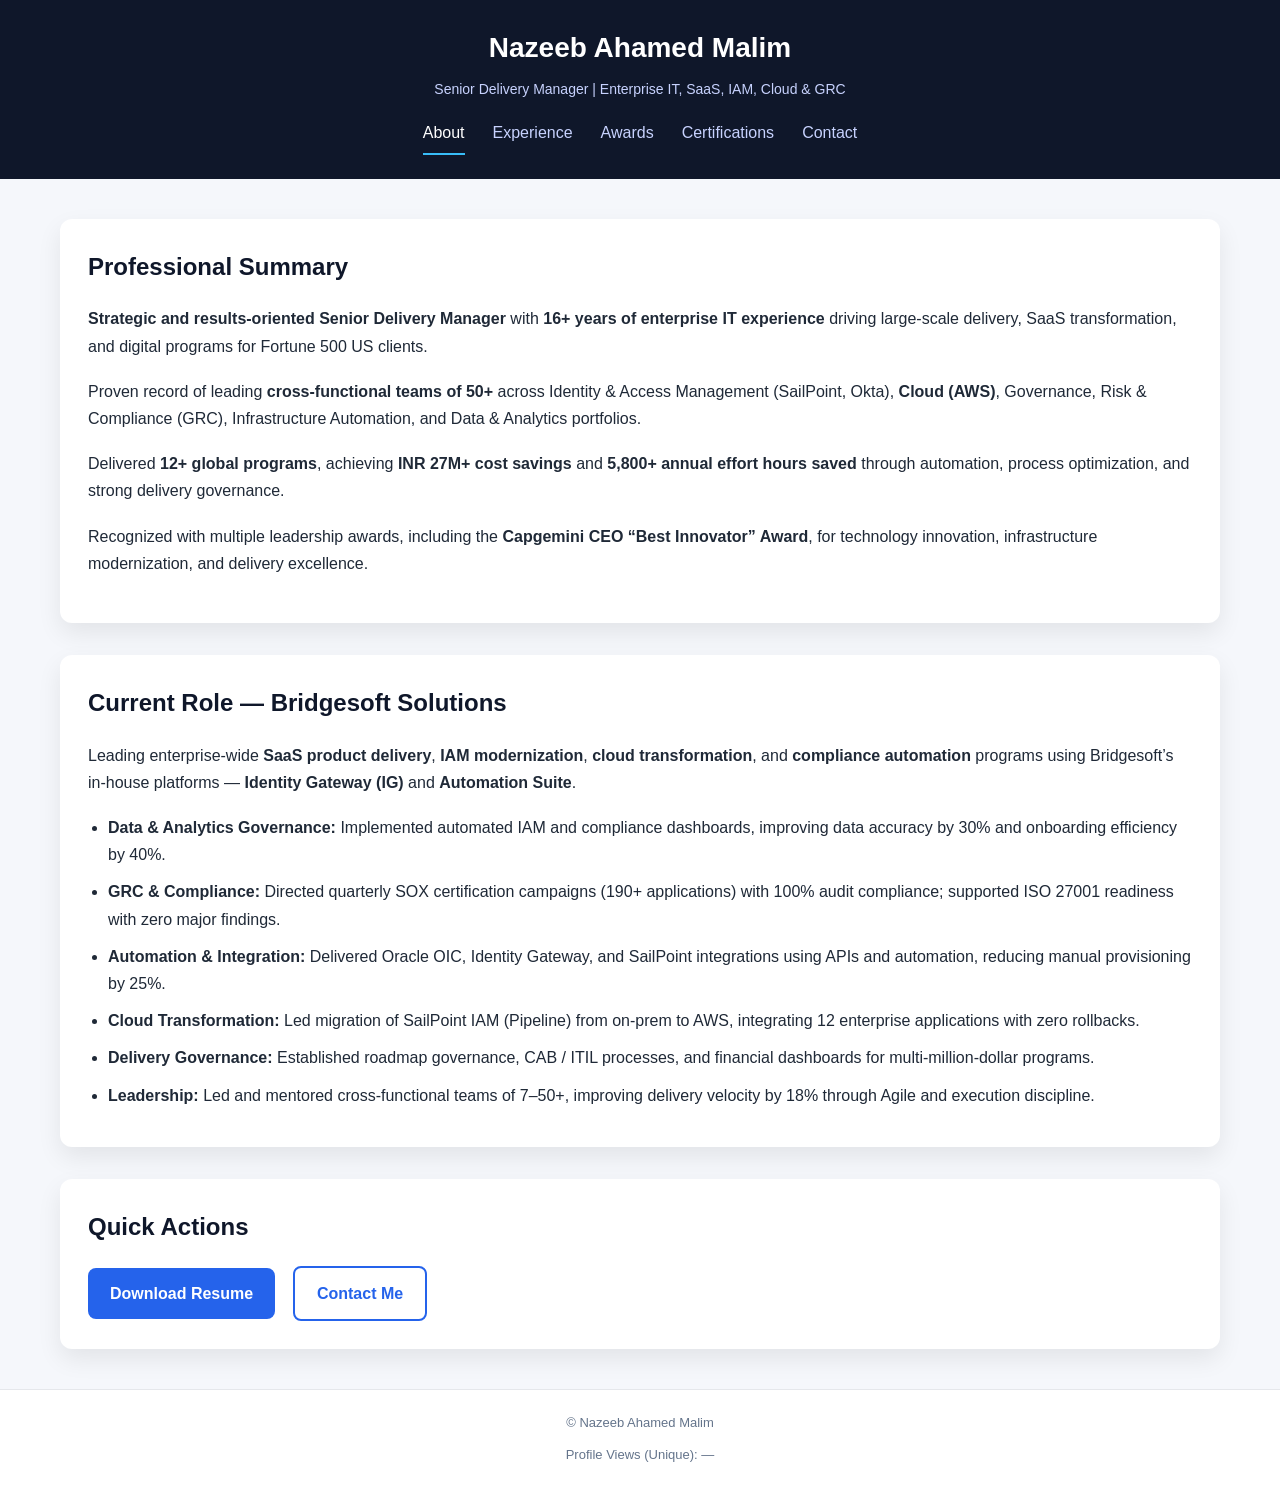
<file: index.html>
<!DOCTYPE html>
<html lang="en">
<head>
  <meta charset="UTF-8">
  <meta http-equiv="refresh" content="0; url=about.html">
  <title>Nazeeb Ahamed Malim</title>
</head>
<body>
  <noscript>
    <p>Please open <a href="about.html">About Page</a></p>
  </noscript>
<script data-goatcounter="https://nazeebahamedmalim.goatcounter.com/count"
        async src="//gc.zgo.at/count.js"></script>
</body>
</html>
</file>
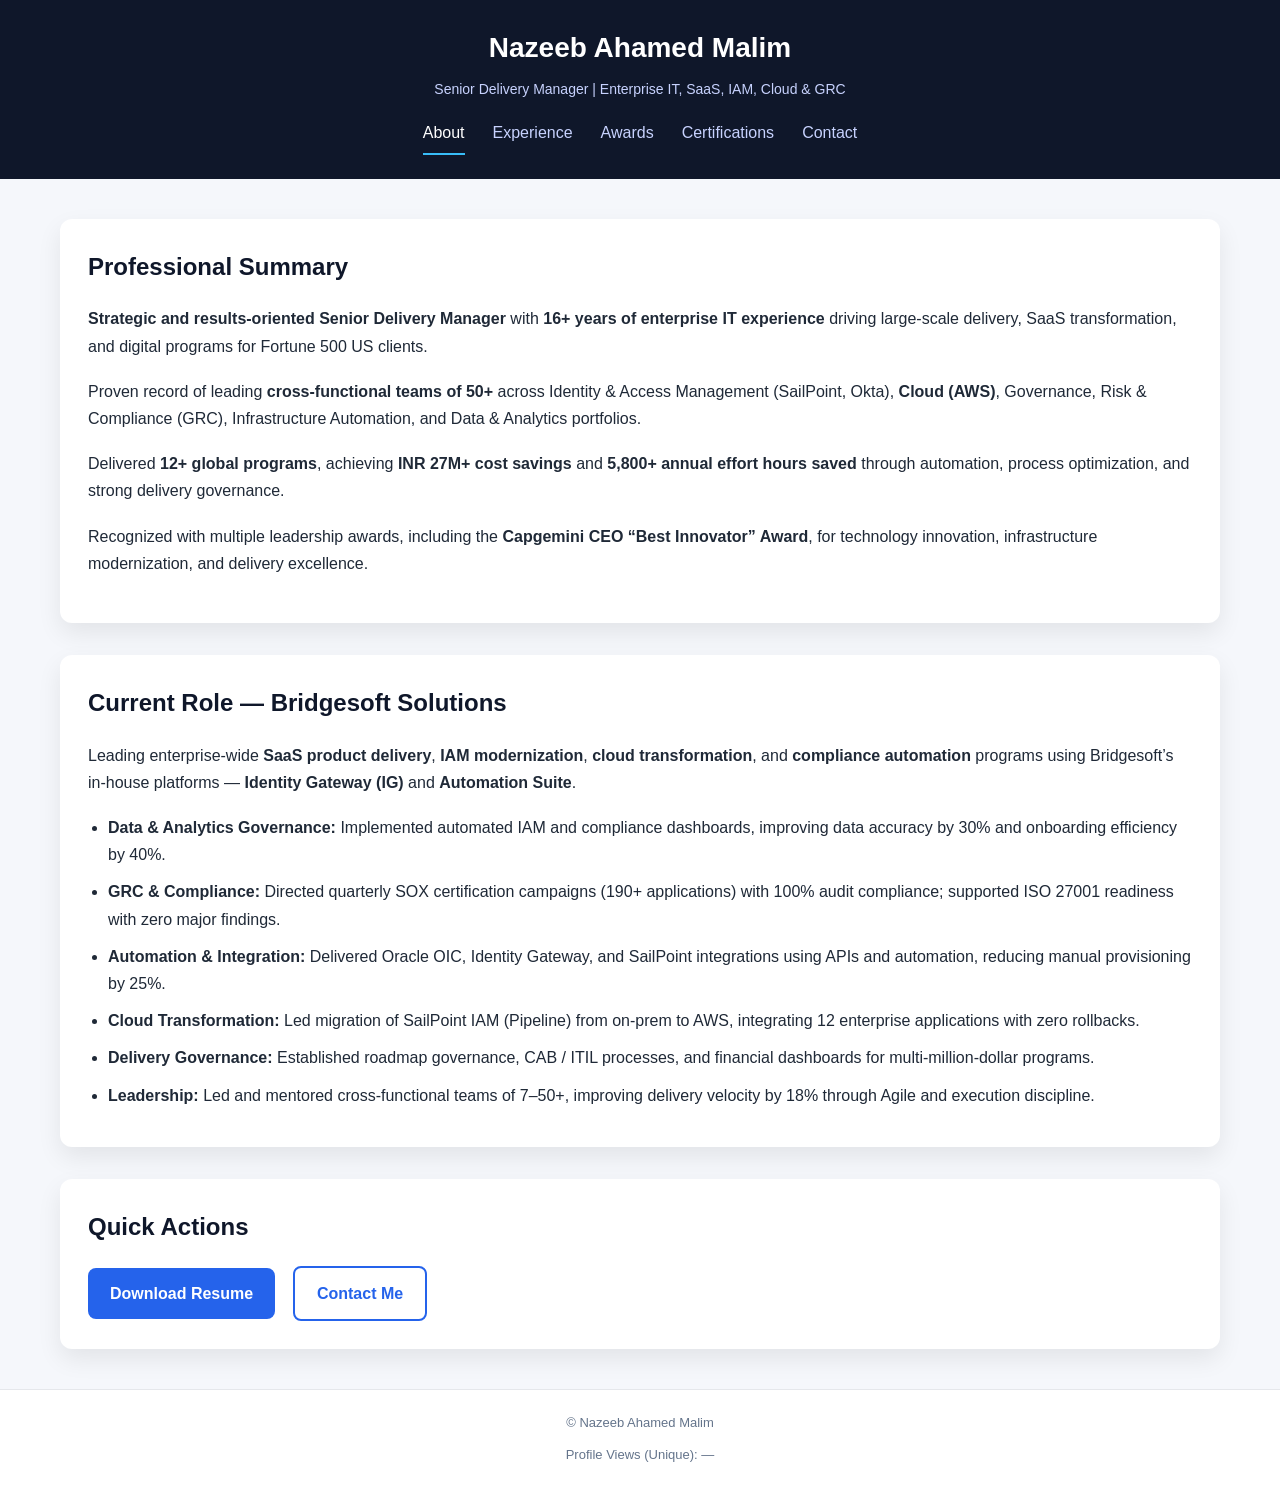
<file: about.html>
<!DOCTYPE html>
<html lang="en">
<head>
  <meta charset="UTF-8">
  <title>Nazeeb Ahamed Malim | Senior Delivery Manager</title>
  <meta name="viewport" content="width=device-width, initial-scale=1.0">
  <meta name="description"
        content="Senior Delivery Manager with 16+ years of experience across IAM, SaaS, Cloud (AWS), GRC, Security, and Enterprise Program Delivery.">

  <!-- Main CSS -->
  <link rel="stylesheet" href="css/style.css">
</head>

<body>

  <!-- ================= HEADER ================= -->
  <header class="site-header">
    <div class="header-inner">
      <h1>Nazeeb Ahamed Malim</h1>
      <p class="tagline">
        Senior Delivery Manager | Enterprise IT, SaaS, IAM, Cloud & GRC
      </p>

      <nav class="nav-bar">
        <a href="about.html" class="active">About</a>
        <a href="experience.html">Experience</a>
        <a href="awards.html">Awards</a>
        <a href="certifications.html">Certifications</a>
        <a href="contact.html">Contact</a>
      </nav>
    </div>
  </header>

  <!-- ================= MAIN CONTENT ================= -->
  <main class="container">

    <section class="card">
      <h2 class="section-title">Professional Summary</h2>

      <p>
        <strong>Strategic and results-oriented Senior Delivery Manager</strong>
        with <strong>16+ years of enterprise IT experience</strong> driving
        large-scale delivery, SaaS transformation, and digital programs for
        Fortune 500 US clients.
      </p>

      <p>
        Proven record of leading <strong>cross-functional teams of 50+</strong>
        across Identity & Access Management (SailPoint, Okta),
        <strong>Cloud (AWS)</strong>, Governance, Risk & Compliance (GRC),
        Infrastructure Automation, and Data & Analytics portfolios.
      </p>

      <p>
        Delivered <strong>12+ global programs</strong>, achieving
        <strong>INR 27M+ cost savings</strong> and
        <strong>5,800+ annual effort hours saved</strong> through automation,
        process optimization, and strong delivery governance.
      </p>

      <p>
        Recognized with multiple leadership awards, including the
        <strong>Capgemini CEO “Best Innovator” Award</strong>, for technology
        innovation, infrastructure modernization, and delivery excellence.
      </p>
    </section>

    <section class="card">
      <h2 class="section-title">Current Role — Bridgesoft Solutions</h2>

      <p>
        Leading enterprise-wide <strong>SaaS product delivery</strong>,
        <strong>IAM modernization</strong>, <strong>cloud transformation</strong>,
        and <strong>compliance automation</strong> programs using Bridgesoft’s
        in-house platforms — <strong>Identity Gateway (IG)</strong> and
        <strong>Automation Suite</strong>.
      </p>

      <ul>
        <li>
          <strong>Data & Analytics Governance:</strong>
          Implemented automated IAM and compliance dashboards, improving data
          accuracy by 30% and onboarding efficiency by 40%.
        </li>

        <li>
          <strong>GRC & Compliance:</strong>
          Directed quarterly SOX certification campaigns (190+ applications)
          with 100% audit compliance; supported ISO 27001 readiness with zero
          major findings.
        </li>

        <li>
          <strong>Automation & Integration:</strong>
          Delivered Oracle OIC, Identity Gateway, and SailPoint integrations
          using APIs and automation, reducing manual provisioning by 25%.
        </li>

        <li>
          <strong>Cloud Transformation:</strong>
          Led migration of SailPoint IAM (Pipeline) from on-prem to AWS,
          integrating 12 enterprise applications with zero rollbacks.
        </li>

        <li>
          <strong>Delivery Governance:</strong>
          Established roadmap governance, CAB / ITIL processes, and financial
          dashboards for multi-million-dollar programs.
        </li>

        <li>
          <strong>Leadership:</strong>
          Led and mentored cross-functional teams of 7–50+, improving delivery
          velocity by 18% through Agile and execution discipline.
        </li>
      </ul>
    </section>

    <section class="card">
      <h2 class="section-title">Quick Actions</h2>

      <a href="assets/NazeebMalim_Resume.pdf" class="btn" target="_blank">
        Download Resume
      </a>
      &nbsp;&nbsp;
      <a href="contact.html" class="btn-outline">
        Contact Me
      </a>
    </section>

  </main>

  <!-- ================= FOOTER ================= -->
  <footer class="site-footer">
    © Nazeeb Ahamed Malim

    <div class="profile-views">
      Profile Views (Unique): <span id="siteViews">0</span>
    </div>
  </footer>

  <!-- ================= SITE-WIDE UNIQUE COUNTER ================= -->
  <script>
    (function () {
      const namespace = "nazeebahamedmalim-github-site";
      const key = "unique-visitors";

      const hasVisited = localStorage.getItem("nm_site_visited");

      if (!hasVisited) {
        fetch(`https://api.countapi.xyz/hit/${namespace}/${key}`)
          .then(res => res.json())
          .then(data => {
            document.getElementById("siteViews").innerText = data.value;
            localStorage.setItem("nm_site_visited", "true");
          })
          .catch(() => {
            document.getElementById("siteViews").innerText = "—";
          });
      } else {
        fetch(`https://api.countapi.xyz/get/${namespace}/${key}`)
          .then(res => res.json())
          .then(data => {
            document.getElementById("siteViews").innerText = data.value;
          })
          .catch(() => {
            document.getElementById("siteViews").innerText = "—";
          });
      }
    })();
  </script>

</body>
</html>
</file>
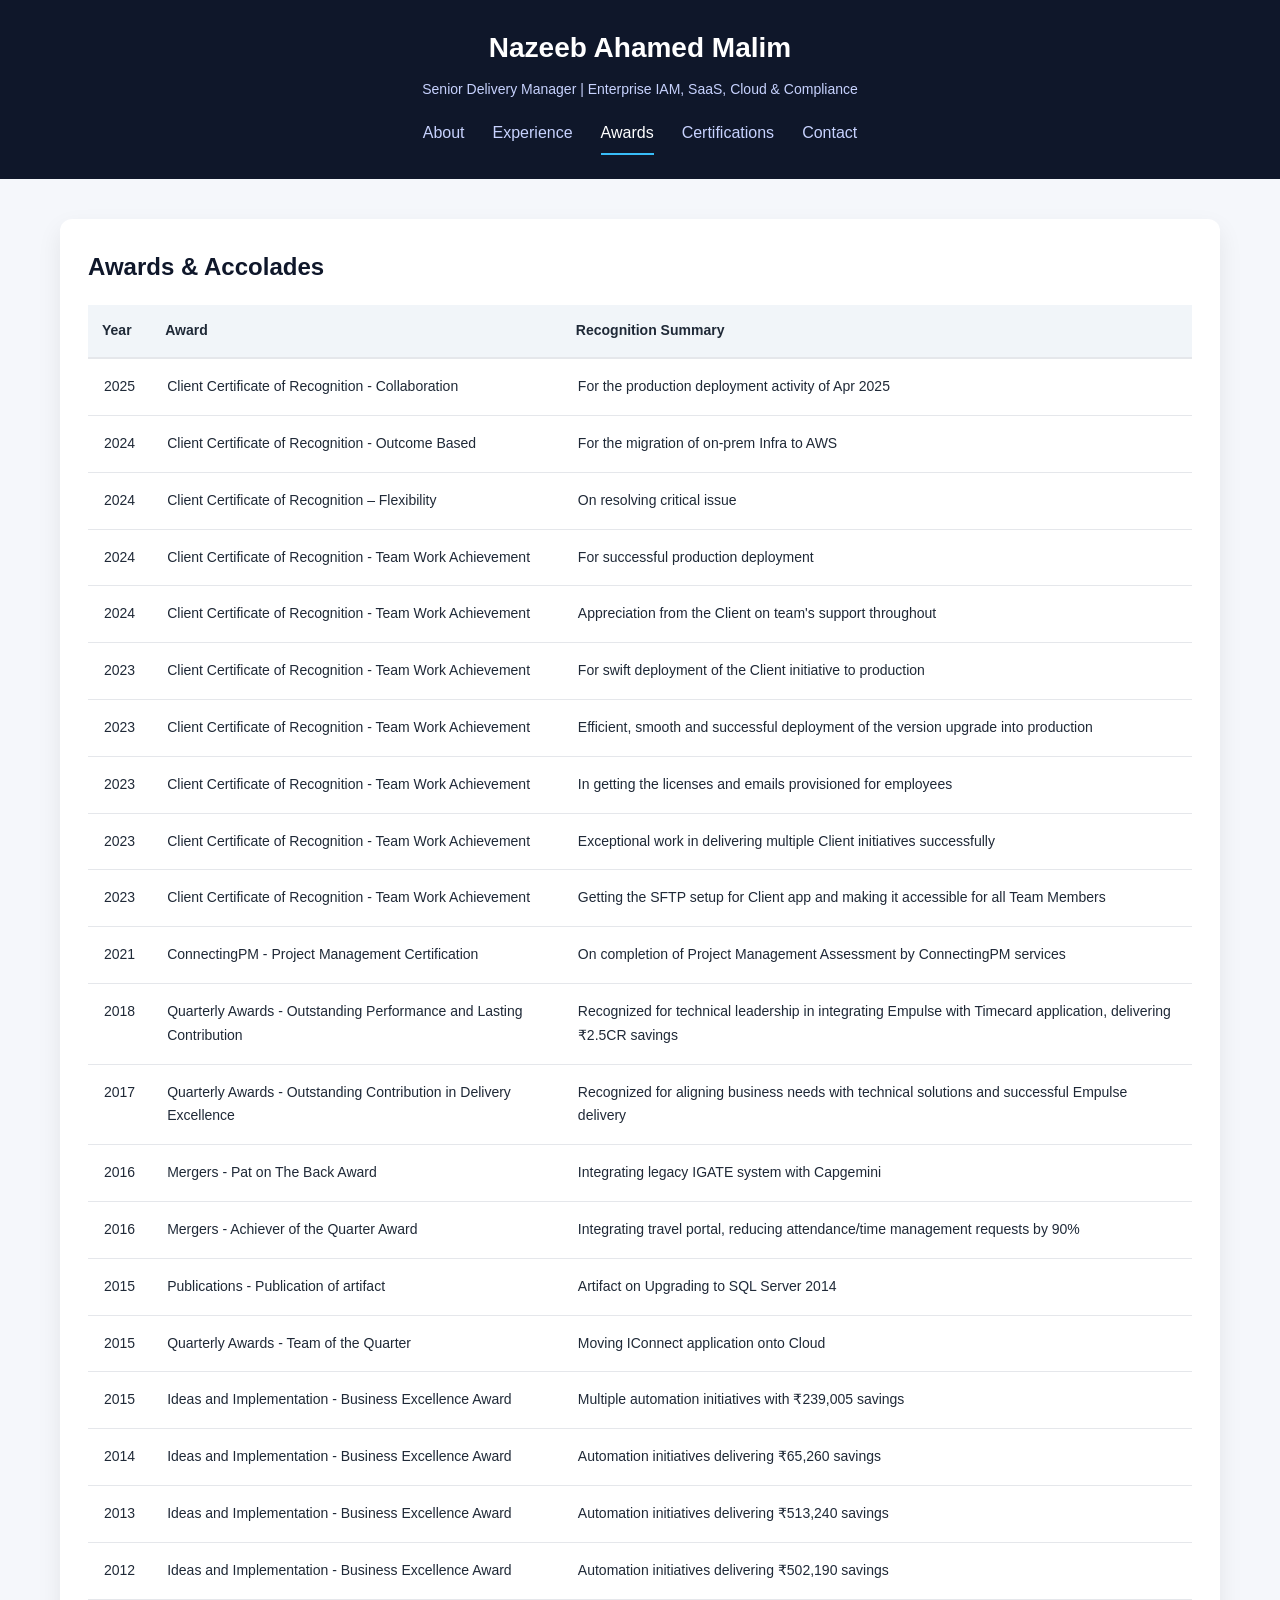
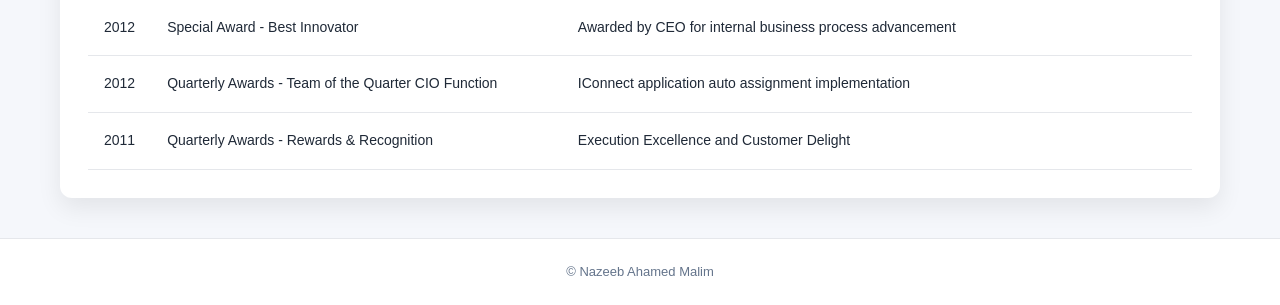
<file: awards.html>
<!DOCTYPE html>
<html lang="en">
<head>
  <meta charset="UTF-8">
  <meta name="viewport" content="width=device-width, initial-scale=1.0">
  <title>Awards | Nazeeb Ahamed Malim</title>

  <link href="https://fonts.googleapis.com/css2?family=Source+Sans+3:wght@300;400;500;600&display=swap" rel="stylesheet">
  <link rel="stylesheet" href="css/style.css">
</head>

<body>

<header class="site-header">
  <div class="header-inner">
    <h1>Nazeeb Ahamed Malim</h1>
    <p class="tagline">Senior Delivery Manager | Enterprise IAM, SaaS, Cloud & Compliance</p>

    <nav class="nav-bar">
      <a href="about.html">About</a>
      <a href="experience.html">Experience</a>
      <a href="awards.html" class="active">Awards</a>
      <a href="certifications.html">Certifications</a>
      <a href="contact.html">Contact</a>
    </nav>
  </div>
</header>

<main class="container">
<section class="card">

<h2 class="section-title">Awards & Accolades</h2>

<table class="experience-table">
<thead>
<tr>
  <th>Year</th>
  <th>Award</th>
  <th>Recognition Summary</th>
</tr>
</thead>

<tbody>
<tr>
<td data-label="Year">2025</td>
<td data-label="Award">Client Certificate of Recognition - Collaboration</td>
<td data-label="Recognition Summary">For the production deployment activity of Apr 2025</td>
</tr>

<tr>
<td data-label="Year">2024</td>
<td data-label="Award">Client Certificate of Recognition - Outcome Based</td>
<td data-label="Recognition Summary">For the migration of on-prem Infra to AWS</td>
</tr>

<tr>
<td data-label="Year">2024</td>
<td data-label="Award">Client Certificate of Recognition – Flexibility</td>
<td data-label="Recognition Summary">On resolving critical issue</td>
</tr>

<tr>
<td data-label="Year">2024</td>
<td data-label="Award">Client Certificate of Recognition - Team Work Achievement</td>
<td data-label="Recognition Summary">For successful production deployment</td>
</tr>

<tr>
<td data-label="Year">2024</td>
<td data-label="Award">Client Certificate of Recognition - Team Work Achievement</td>
<td data-label="Recognition Summary">Appreciation from the Client on team's support throughout</td>
</tr>

<tr>
<td data-label="Year">2023</td>
<td data-label="Award">Client Certificate of Recognition - Team Work Achievement</td>
<td data-label="Recognition Summary">For swift deployment of the Client initiative to production</td>
</tr>

<tr>
<td data-label="Year">2023</td>
<td data-label="Award">Client Certificate of Recognition - Team Work Achievement</td>
<td data-label="Recognition Summary">Efficient, smooth and successful deployment of the version upgrade into production</td>
</tr>

<tr>
<td data-label="Year">2023</td>
<td data-label="Award">Client Certificate of Recognition - Team Work Achievement</td>
<td data-label="Recognition Summary">In getting the licenses and emails provisioned for employees</td>
</tr>

<tr>
<td data-label="Year">2023</td>
<td data-label="Award">Client Certificate of Recognition - Team Work Achievement</td>
<td data-label="Recognition Summary">Exceptional work in delivering multiple Client initiatives successfully</td>
</tr>

<tr>
<td data-label="Year">2023</td>
<td data-label="Award">Client Certificate of Recognition - Team Work Achievement</td>
<td data-label="Recognition Summary">Getting the SFTP setup for Client app and making it accessible for all Team Members</td>
</tr>

<tr>
<td data-label="Year">2021</td>
<td data-label="Award">ConnectingPM - Project Management Certification</td>
<td data-label="Recognition Summary">On completion of Project Management Assessment by ConnectingPM services</td>
</tr>

<tr>
<td data-label="Year">2018</td>
<td data-label="Award">Quarterly Awards - Outstanding Performance and Lasting Contribution</td>
<td data-label="Recognition Summary">Recognized for technical leadership in integrating Empulse with Timecard application, delivering ₹2.5CR savings</td>
</tr>

<tr>
<td data-label="Year">2017</td>
<td data-label="Award">Quarterly Awards - Outstanding Contribution in Delivery Excellence</td>
<td data-label="Recognition Summary">Recognized for aligning business needs with technical solutions and successful Empulse delivery</td>
</tr>

<tr>
<td data-label="Year">2016</td>
<td data-label="Award">Mergers - Pat on The Back Award</td>
<td data-label="Recognition Summary">Integrating legacy IGATE system with Capgemini</td>
</tr>

<tr>
<td data-label="Year">2016</td>
<td data-label="Award">Mergers - Achiever of the Quarter Award</td>
<td data-label="Recognition Summary">Integrating travel portal, reducing attendance/time management requests by 90%</td>
</tr>

<tr>
<td data-label="Year">2015</td>
<td data-label="Award">Publications - Publication of artifact</td>
<td data-label="Recognition Summary">Artifact on Upgrading to SQL Server 2014</td>
</tr>

<tr>
<td data-label="Year">2015</td>
<td data-label="Award">Quarterly Awards - Team of the Quarter</td>
<td data-label="Recognition Summary">Moving IConnect application onto Cloud</td>
</tr>

<tr>
<td data-label="Year">2015</td>
<td data-label="Award">Ideas and Implementation - Business Excellence Award</td>
<td data-label="Recognition Summary">Multiple automation initiatives with ₹239,005 savings</td>
</tr>

<tr>
<td data-label="Year">2014</td>
<td data-label="Award">Ideas and Implementation - Business Excellence Award</td>
<td data-label="Recognition Summary">Automation initiatives delivering ₹65,260 savings</td>
</tr>

<tr>
<td data-label="Year">2013</td>
<td data-label="Award">Ideas and Implementation - Business Excellence Award</td>
<td data-label="Recognition Summary">Automation initiatives delivering ₹513,240 savings</td>
</tr>

<tr>
<td data-label="Year">2012</td>
<td data-label="Award">Ideas and Implementation - Business Excellence Award</td>
<td data-label="Recognition Summary">Automation initiatives delivering ₹502,190 savings</td>
</tr>

<tr>
<td data-label="Year">2012</td>
<td data-label="Award">Special Award - Best Innovator</td>
<td data-label="Recognition Summary">Awarded by CEO for internal business process advancement</td>
</tr>

<tr>
<td data-label="Year">2012</td>
<td data-label="Award">Quarterly Awards - Team of the Quarter CIO Function</td>
<td data-label="Recognition Summary">IConnect application auto assignment implementation</td>
</tr>

<tr>
<td data-label="Year">2011</td>
<td data-label="Award">Quarterly Awards - Rewards & Recognition</td>
<td data-label="Recognition Summary">Execution Excellence and Customer Delight</td>
</tr>
</tbody>
</table>

</section>
</main>

<footer class="site-footer">© Nazeeb Ahamed Malim</footer>
<script data-goatcounter="https://nazeebahamedmalim.goatcounter.com/count"
        async src="//gc.zgo.at/count.js"></script>
</body>
</html>
</file>
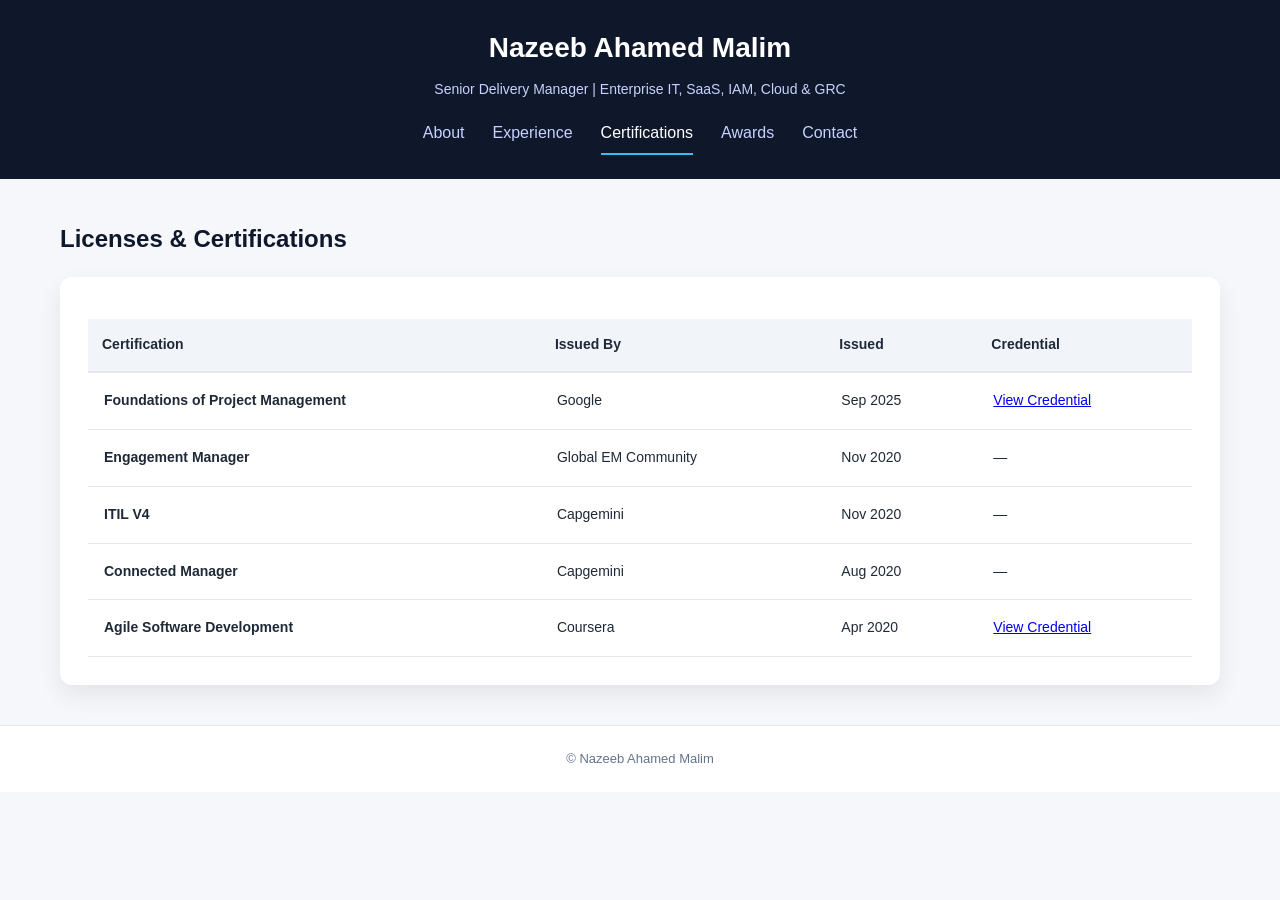
<file: Certifications.html>
<!DOCTYPE html>
<html lang="en">
<head>
  <meta charset="UTF-8">
  <title>Certifications | Nazeeb Ahamed Malim</title>
  <meta name="viewport" content="width=device-width, initial-scale=1.0">
  <link rel="stylesheet" href="css/style.css">
</head>

<body>

<!-- ================= HEADER ================= -->
<header class="site-header">
  <div class="header-inner">
    <h1>Nazeeb Ahamed Malim</h1>
    <p class="tagline">
      Senior Delivery Manager | Enterprise IT, SaaS, IAM, Cloud & GRC
    </p>

    <nav class="nav-bar">
      <a href="about.html">About</a>
      <a href="experience.html">Experience</a>
      <a href="certifications.html" class="active">Certifications</a>
      <a href="awards.html">Awards</a>
      <a href="contact.html">Contact</a>
    </nav>
  </div>
</header>

<!-- ================= CONTENT ================= -->
<main class="container">

  <h2 class="section-title">Licenses & Certifications</h2>

  <div class="card">

    <div class="table-responsive">
      <table class="experience-table">
        <thead>
          <tr>
            <th>Certification</th>
            <th>Issued By</th>
            <th>Issued</th>
            <th>Credential</th>
          </tr>
        </thead>

        <tbody>
          <tr>
            <td><strong>Foundations of Project Management</strong></td>
            <td>Google</td>
            <td>Sep 2025</td>
            <td>
              <a href="https://www.coursera.org/account/accomplishments/records/Q4K2A4166EWE"
                 target="_blank" rel="noopener">
                View Credential
              </a>
            </td>
          </tr>

          <tr>
            <td><strong>Engagement Manager</strong></td>
            <td>Global EM Community</td>
            <td>Nov 2020</td>
            <td>—</td>
          </tr>

          <tr>
            <td><strong>ITIL V4</strong></td>
            <td>Capgemini</td>
            <td>Nov 2020</td>
            <td>—</td>
          </tr>

          <tr>
            <td><strong>Connected Manager</strong></td>
            <td>Capgemini</td>
            <td>Aug 2020</td>
            <td>—</td>
          </tr>

          <tr>
            <td><strong>Agile Software Development</strong></td>
            <td>Coursera</td>
            <td>Apr 2020</td>
            <td>
              <a href="https://www.coursera.org/account/accomplishments/verify/VT43ETK997LV"
                 target="_blank" rel="noopener">
                View Credential
              </a>
            </td>
          </tr>
        </tbody>
      </table>
    </div>

  </div>

</main>

<!-- ================= FOOTER ================= -->
<footer class="site-footer">
  © Nazeeb Ahamed Malim
</footer>

</body>
</html>
</file>
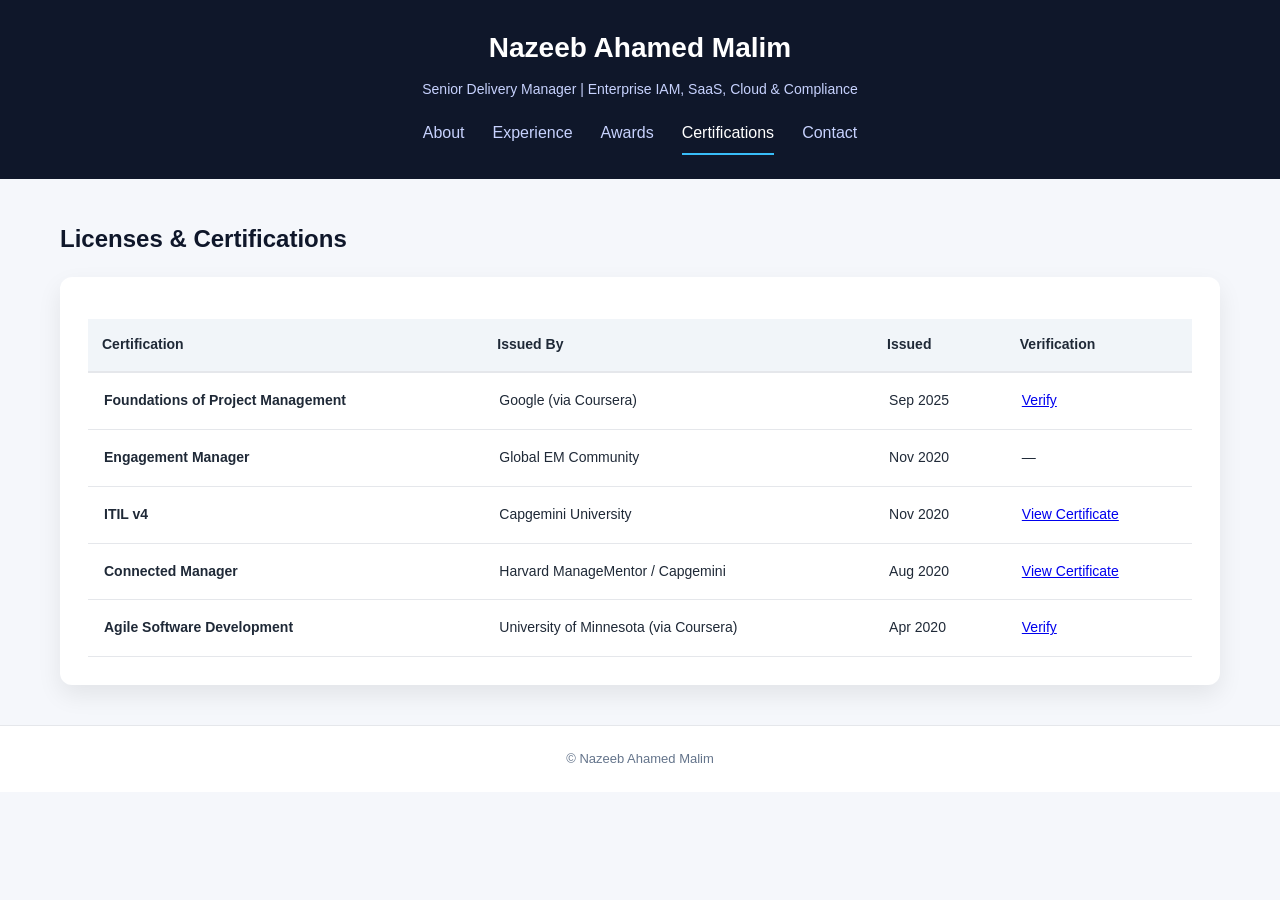
<file: certifications.html>
<!DOCTYPE html>
<html lang="en">
<head>
  <meta charset="UTF-8" />
  <meta name="viewport" content="width=device-width, initial-scale=1.0"/>
  <title>Certifications | Nazeeb Ahamed Malim</title>

  <!-- Global CSS -->
  <link rel="stylesheet" href="css/style.css" />
</head>

<body>

  <!-- ================= HEADER ================= -->
  <header class="site-header">
    <div class="header-inner">
      <h1>Nazeeb Ahamed Malim</h1>
      <p class="tagline">
        Senior Delivery Manager | Enterprise IAM, SaaS, Cloud & Compliance
      </p>

      <nav class="nav-bar">
        <a href="about.html">About</a>
        <a href="experience.html">Experience</a>
        <a href="awards.html">Awards</a>
        <a href="certifications.html" class="active">Certifications</a>
        <a href="contact.html">Contact</a>
      </nav>
    </div>
  </header>

  <!-- ================= CONTENT ================= -->
  <main class="container">

    <h2 class="section-title">Licenses & Certifications</h2>

    <div class="card">

      <table class="experience-table">
        <thead>
          <tr>
            <th>Certification</th>
            <th>Issued By</th>
            <th>Issued</th>
            <th>Verification</th>
          </tr>
        </thead>

        <tbody>

          <!-- Google PM -->
          <tr>
            <td><strong>Foundations of Project Management</strong></td>
            <td>Google (via Coursera)</td>
            <td>Sep 2025</td>
            <td>
              <a href="https://www.coursera.org/account/accomplishments/records/Q4K2A4166EWE"
                 target="_blank" rel="noopener">
                Verify
              </a>
            </td>
          </tr>

          <!-- Engagement Manager -->
          <tr>
            <td><strong>Engagement Manager</strong></td>
            <td>Global EM Community</td>
            <td>Nov 2020</td>
            <td>—</td>
          </tr>

          <!-- ITIL -->
          <tr>
            <td><strong>ITIL v4</strong></td>
            <td>Capgemini University</td>
            <td>Nov 2020</td>
            <td>
              <a href="images/certificates/ITIL_V4_Capgemini.png"
                 target="_blank" rel="noopener">
                View Certificate
              </a>
            </td>
          </tr>

          <!-- Connected Manager -->
          <tr>
            <td><strong>Connected Manager</strong></td>
            <td>Harvard ManageMentor / Capgemini</td>
            <td>Aug 2020</td>
            <td>
              <a href="images/certificates/Connected_Manager_Capgemini.png"
                 target="_blank" rel="noopener">
                View Certificate
              </a>
            </td>
          </tr>

          <!-- Agile Software Development -->
          <tr>
            <td><strong>Agile Software Development</strong></td>
            <td>University of Minnesota (via Coursera)</td>
            <td>Apr 2020</td>
            <td>
              <a href="https://www.coursera.org/account/accomplishments/verify/VT43ETK997LV"
                 target="_blank" rel="noopener">
                Verify
              </a>
            </td>
          </tr>

        </tbody>
      </table>

    </div>
  </main>

  <!-- ================= FOOTER ================= -->
  <footer class="site-footer">
    © Nazeeb Ahamed Malim
  </footer>

</body>
</html>
</file>
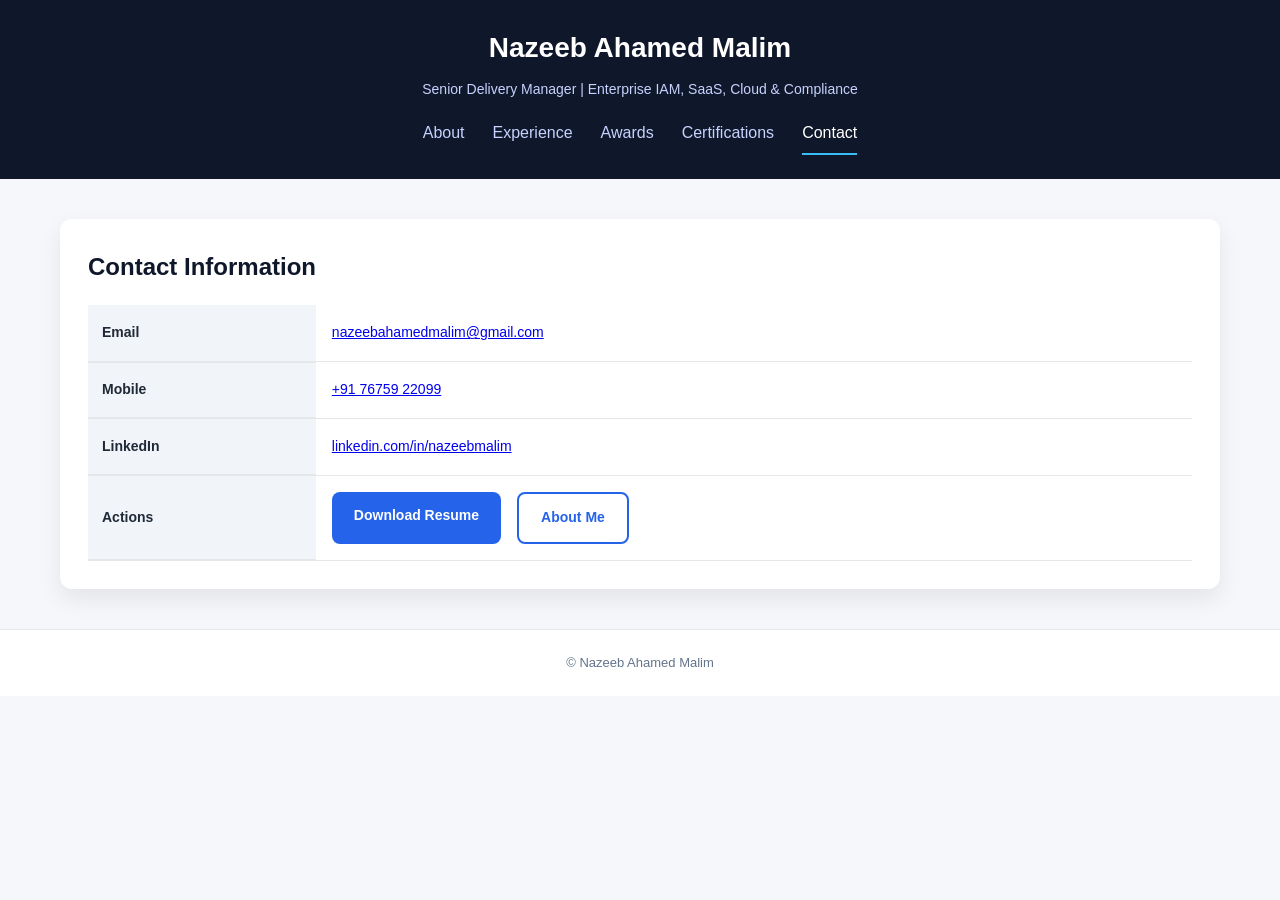
<file: contact.html>
<!DOCTYPE html>
<html lang="en">
<head>
  <meta charset="UTF-8">
  <meta name="viewport" content="width=device-width, initial-scale=1.0">
  <title>Contact | Nazeeb Ahamed Malim</title>

  <link href="https://fonts.googleapis.com/css2?family=Source+Sans+3:wght@300;400;500;600&display=swap" rel="stylesheet">
  <link rel="stylesheet" href="css/style.css">
</head>

<body>

<header class="site-header">
  <div class="header-inner">
    <h1>Nazeeb Ahamed Malim</h1>
    <p class="tagline">Senior Delivery Manager | Enterprise IAM, SaaS, Cloud & Compliance</p>

    <nav class="nav-bar">
      <a href="about.html">About</a>
      <a href="experience.html">Experience</a>
      <a href="awards.html">Awards</a>
      <a href="certifications.html">Certifications</a>
      <a href="contact.html" class="active">Contact</a>
    </nav>
  </div>
</header>

<main class="container">
<section class="card">

<h2 class="section-title">Contact Information</h2>

<table class="experience-table">
<tbody>
<tr>
  <th>Email</th>
  <td>
    <a href="mailto:nazeebahamedmalim@gmail.com">nazeebahamedmalim@gmail.com</a>
  </td>
</tr>

<tr>
  <th>Mobile</th>
  <td>
    <a href="tel:+917675922099">+91 76759 22099</a>
  </td>
</tr>

<tr>
  <th>LinkedIn</th>
  <td>
    <a href="https://www.linkedin.com/in/nazeebmalim/" target="_blank">
      linkedin.com/in/nazeebmalim
    </a>
  </td>
</tr>

<tr>
  <th>Actions</th>
  <td>
    <div style="display:flex; gap:16px; flex-wrap:wrap;">
      <a href="assets/NazeebMalim_Resume.pdf" class="btn" download>Download Resume</a>
      <a href="about.html" class="btn-outline">About Me</a>
    </div>
  </td>
</tr>
</tbody>
</table>

</section>
</main>

<footer class="site-footer">© Nazeeb Ahamed Malim</footer>
<script data-goatcounter="https://nazeebahamedmalim.goatcounter.com/count"
        async src="//gc.zgo.at/count.js"></script>
</body>
</html>
</file>
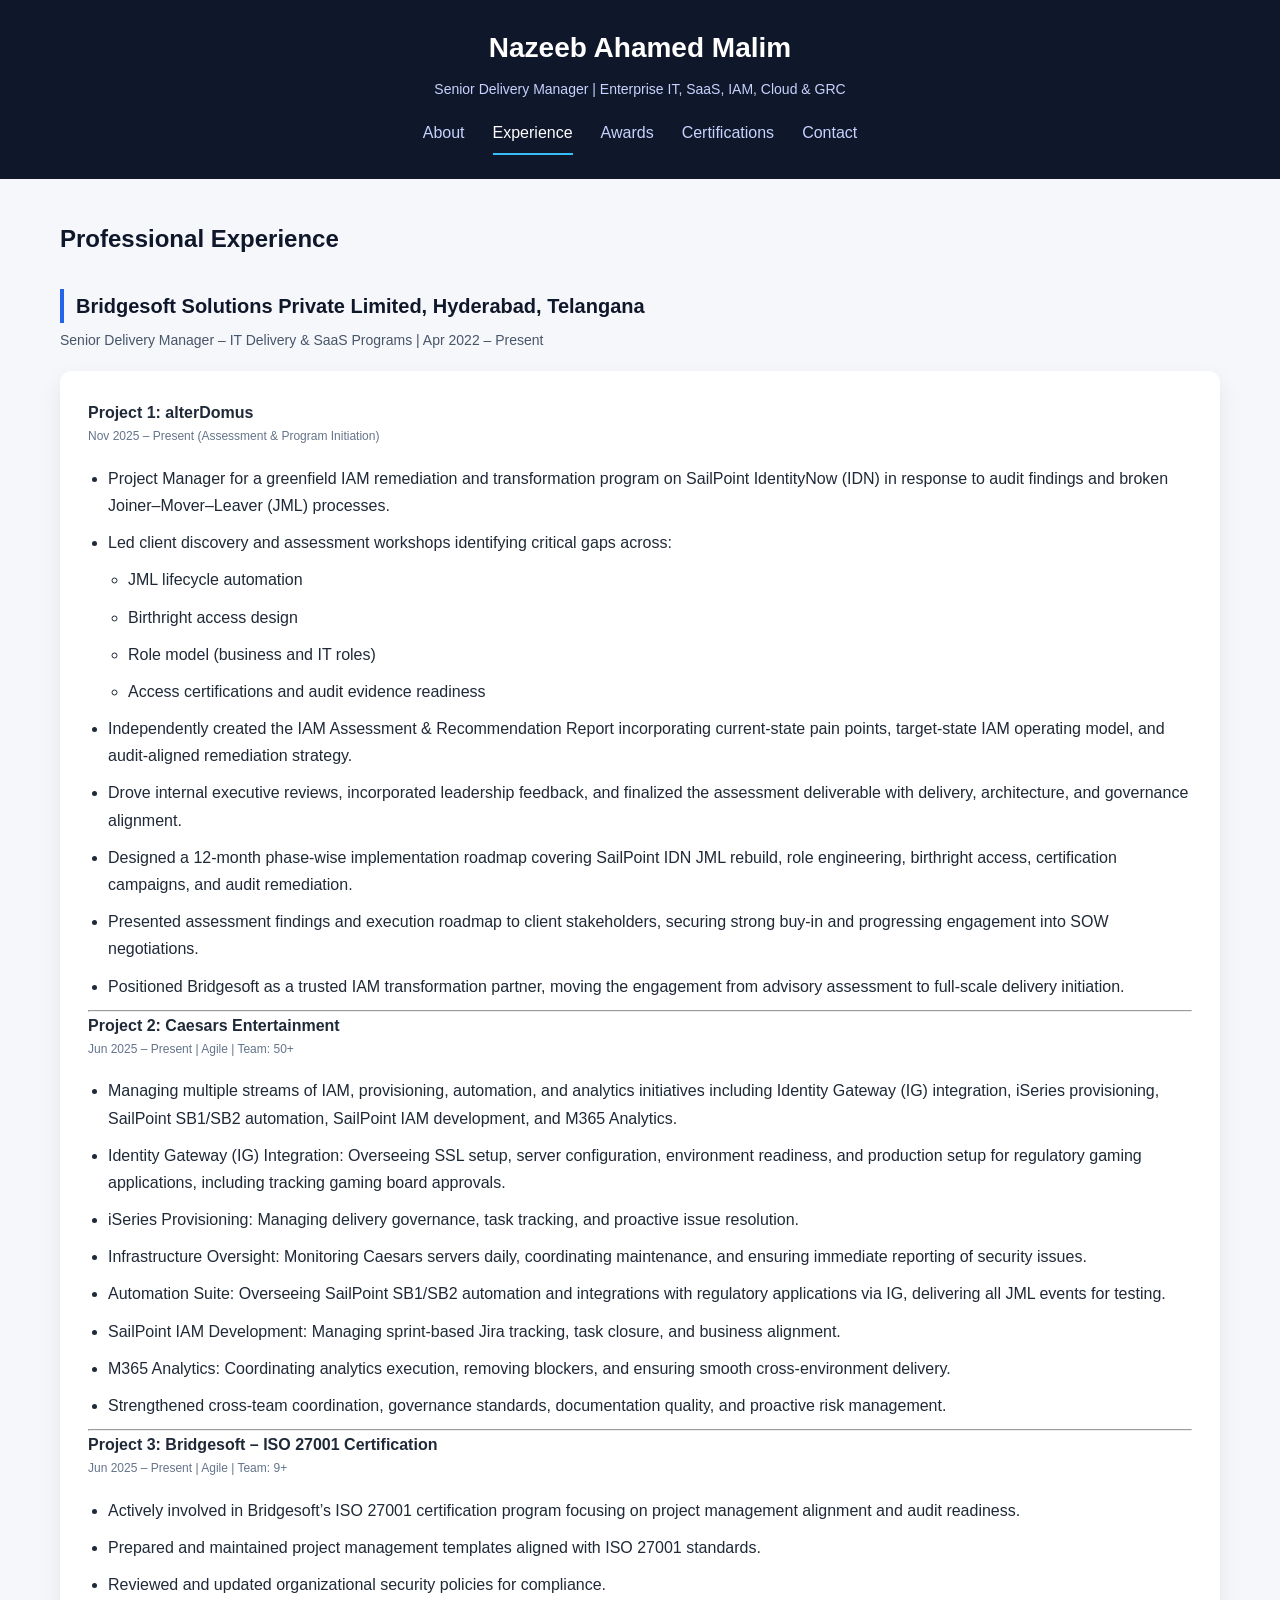
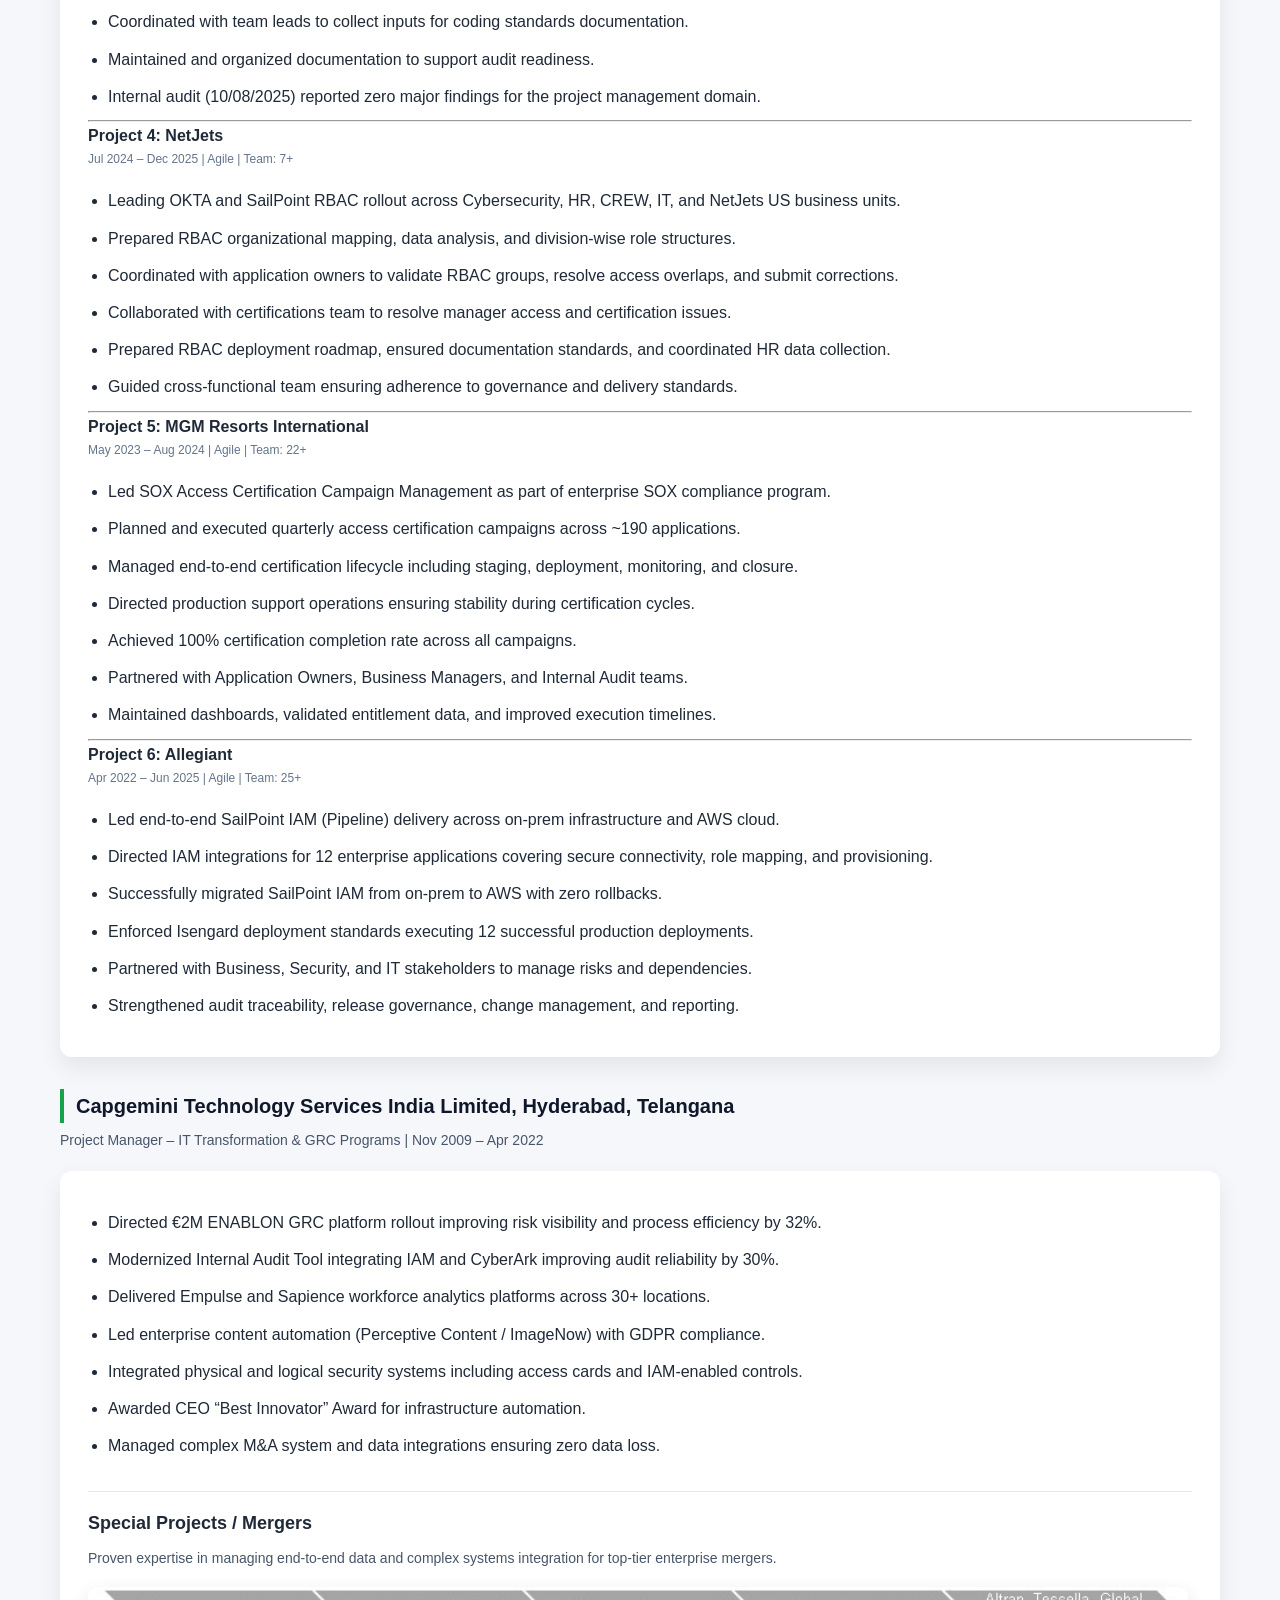
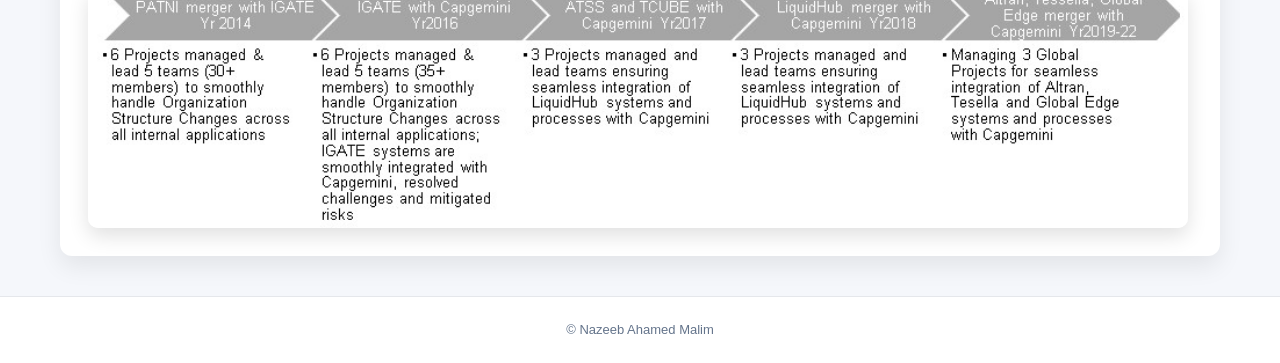
<file: experience.html>
<!DOCTYPE html>
<html lang="en">
<head>
  <meta charset="UTF-8">
  <title>Experience | Nazeeb Ahamed Malim</title>
  <meta name="viewport" content="width=device-width, initial-scale=1.0">
  <link rel="stylesheet" href="css/style.css">
</head>

<body>

<!-- ================= HEADER ================= -->
<header class="site-header">
  <div class="header-inner">
    <h1>Nazeeb Ahamed Malim</h1>
    <p class="tagline">
      Senior Delivery Manager | Enterprise IT, SaaS, IAM, Cloud & GRC
    </p>

    <nav class="nav-bar">
      <a href="about.html">About</a>
      <a href="experience.html" class="active">Experience</a>
      <a href="awards.html">Awards</a>
      <a href="certifications.html">Certifications</a>
      <a href="contact.html">Contact</a>
    </nav>
  </div>
</header>

<!-- ================= CONTENT ================= -->
<main class="container">

<h2 class="section-title">Professional Experience</h2>

<!-- ================= BRIDGESOFT ================= -->
<h3 class="company-highlight bridgesoft">
  Bridgesoft Solutions Private Limited, Hyderabad, Telangana
</h3>

<p class="role">
  Senior Delivery Manager – IT Delivery & SaaS Programs | Apr 2022 – Present
</p>

<div class="card">

<!-- ===== Project 1 ===== -->
<h4>Project 1: alterDomus</h4>
<p class="duration">Nov 2025 – Present (Assessment & Program Initiation)</p>

<ul>
  <li>Project Manager for a greenfield IAM remediation and transformation program on SailPoint IdentityNow (IDN) in response to audit findings and broken Joiner–Mover–Leaver (JML) processes.</li>
  <li>Led client discovery and assessment workshops identifying critical gaps across:
    <ul>
      <li>JML lifecycle automation</li>
      <li>Birthright access design</li>
      <li>Role model (business and IT roles)</li>
      <li>Access certifications and audit evidence readiness</li>
    </ul>
  </li>
  <li>Independently created the IAM Assessment & Recommendation Report incorporating current-state pain points, target-state IAM operating model, and audit-aligned remediation strategy.</li>
  <li>Drove internal executive reviews, incorporated leadership feedback, and finalized the assessment deliverable with delivery, architecture, and governance alignment.</li>
  <li>Designed a 12-month phase-wise implementation roadmap covering SailPoint IDN JML rebuild, role engineering, birthright access, certification campaigns, and audit remediation.</li>
  <li>Presented assessment findings and execution roadmap to client stakeholders, securing strong buy-in and progressing engagement into SOW negotiations.</li>
  <li>Positioned Bridgesoft as a trusted IAM transformation partner, moving the engagement from advisory assessment to full-scale delivery initiation.</li>
</ul>

<hr>

<!-- ===== Project 2 ===== -->
<h4>Project 2: Caesars Entertainment</h4>
<p class="duration">Jun 2025 – Present | Agile | Team: 50+</p>

<ul>
  <li>Managing multiple streams of IAM, provisioning, automation, and analytics initiatives including Identity Gateway (IG) integration, iSeries provisioning, SailPoint SB1/SB2 automation, SailPoint IAM development, and M365 Analytics.</li>
  <li>Identity Gateway (IG) Integration: Overseeing SSL setup, server configuration, environment readiness, and production setup for regulatory gaming applications, including tracking gaming board approvals.</li>
  <li>iSeries Provisioning: Managing delivery governance, task tracking, and proactive issue resolution.</li>
  <li>Infrastructure Oversight: Monitoring Caesars servers daily, coordinating maintenance, and ensuring immediate reporting of security issues.</li>
  <li>Automation Suite: Overseeing SailPoint SB1/SB2 automation and integrations with regulatory applications via IG, delivering all JML events for testing.</li>
  <li>SailPoint IAM Development: Managing sprint-based Jira tracking, task closure, and business alignment.</li>
  <li>M365 Analytics: Coordinating analytics execution, removing blockers, and ensuring smooth cross-environment delivery.</li>
  <li>Strengthened cross-team coordination, governance standards, documentation quality, and proactive risk management.</li>
</ul>

<hr>

<!-- ===== Project 3 ===== -->
<h4>Project 3: Bridgesoft – ISO 27001 Certification</h4>
<p class="duration">Jun 2025 – Present | Agile | Team: 9+</p>

<ul>
  <li>Actively involved in Bridgesoft’s ISO 27001 certification program focusing on project management alignment and audit readiness.</li>
  <li>Prepared and maintained project management templates aligned with ISO 27001 standards.</li>
  <li>Reviewed and updated organizational security policies for compliance.</li>
  <li>Coordinated with team leads to collect inputs for coding standards documentation.</li>
  <li>Maintained and organized documentation to support audit readiness.</li>
  <li>Internal audit (10/08/2025) reported zero major findings for the project management domain.</li>
</ul>

<hr>

<!-- ===== Project 4 ===== -->
<h4>Project 4: NetJets</h4>
<p class="duration">Jul 2024 – Dec 2025 | Agile | Team: 7+</p>

<ul>
  <li>Leading OKTA and SailPoint RBAC rollout across Cybersecurity, HR, CREW, IT, and NetJets US business units.</li>
  <li>Prepared RBAC organizational mapping, data analysis, and division-wise role structures.</li>
  <li>Coordinated with application owners to validate RBAC groups, resolve access overlaps, and submit corrections.</li>
  <li>Collaborated with certifications team to resolve manager access and certification issues.</li>
  <li>Prepared RBAC deployment roadmap, ensured documentation standards, and coordinated HR data collection.</li>
  <li>Guided cross-functional team ensuring adherence to governance and delivery standards.</li>
</ul>

<hr>

<!-- ===== Project 5 ===== -->
<h4>Project 5: MGM Resorts International</h4>
<p class="duration">May 2023 – Aug 2024 | Agile | Team: 22+</p>

<ul>
  <li>Led SOX Access Certification Campaign Management as part of enterprise SOX compliance program.</li>
  <li>Planned and executed quarterly access certification campaigns across ~190 applications.</li>
  <li>Managed end-to-end certification lifecycle including staging, deployment, monitoring, and closure.</li>
  <li>Directed production support operations ensuring stability during certification cycles.</li>
  <li>Achieved 100% certification completion rate across all campaigns.</li>
  <li>Partnered with Application Owners, Business Managers, and Internal Audit teams.</li>
  <li>Maintained dashboards, validated entitlement data, and improved execution timelines.</li>
</ul>

<hr>

<!-- ===== Project 6 ===== -->
<h4>Project 6: Allegiant</h4>
<p class="duration">Apr 2022 – Jun 2025 | Agile | Team: 25+</p>

<ul>
  <li>Led end-to-end SailPoint IAM (Pipeline) delivery across on-prem infrastructure and AWS cloud.</li>
  <li>Directed IAM integrations for 12 enterprise applications covering secure connectivity, role mapping, and provisioning.</li>
  <li>Successfully migrated SailPoint IAM from on-prem to AWS with zero rollbacks.</li>
  <li>Enforced Isengard deployment standards executing 12 successful production deployments.</li>
  <li>Partnered with Business, Security, and IT stakeholders to manage risks and dependencies.</li>
  <li>Strengthened audit traceability, release governance, change management, and reporting.</li>
</ul>

</div>

<!-- ================= CAPGEMINI ================= -->
<h3 class="company-highlight capgemini">
  Capgemini Technology Services India Limited, Hyderabad, Telangana
</h3>

<p class="role">
  Project Manager – IT Transformation & GRC Programs | Nov 2009 – Apr 2022
</p>

<div class="card">
<ul>
  <li>Directed €2M ENABLON GRC platform rollout improving risk visibility and process efficiency by 32%.</li>
  <li>Modernized Internal Audit Tool integrating IAM and CyberArk improving audit reliability by 30%.</li>
  <li>Delivered Empulse and Sapience workforce analytics platforms across 30+ locations.</li>
  <li>Led enterprise content automation (Perceptive Content / ImageNow) with GDPR compliance.</li>
  <li>Integrated physical and logical security systems including access cards and IAM-enabled controls.</li>
  <li>Awarded CEO “Best Innovator” Award for infrastructure automation.</li>
  <li>Managed complex M&A system and data integrations ensuring zero data loss.</li>
</ul>

<div class="capgemini-subsection">
  <h4 class="subsection-title">Special Projects / Mergers</h4>
  <p class="subsection-desc">
    Proven expertise in managing end-to-end data and complex systems integration
    for top-tier enterprise mergers.
  </p>

  <img src="images/mergers.png"
       alt="Capgemini Enterprise Mergers Integration"
       class="mergers-img">
</div>

</div>

</main>

<!-- ================= FOOTER ================= -->
<footer class="site-footer">
  © Nazeeb Ahamed Malim
</footer>

</body>
</html>
</file>
<file: css/style.css>
/* ================= RESET ================= */
* {
  box-sizing: border-box;
  margin: 0;
  padding: 0;
}

/* ================= BASE ================= */
body {
  font-family: -apple-system, BlinkMacSystemFont, "Segoe UI",
               Roboto, Helvetica, Arial, sans-serif;
  background-color: #f5f7fb;
  color: #1f2937;
  line-height: 1.7;
}

p {
  margin-bottom: 18px;
  font-weight: 400;
}

/* ================= HEADER ================= */
.site-header {
  background: #0f172a;
  color: #ffffff;
  padding: 24px 0;
}

.header-inner {
  max-width: 1200px;
  margin: 0 auto;
  padding: 0 20px;
  text-align: center;
}

.site-header h1 {
  font-size: 28px;
  font-weight: 600;
  margin-bottom: 6px;
}

.tagline {
  font-size: 14px;
  color: #c7d2fe;
  margin-bottom: 18px;
}

/* ================= NAV ================= */
.nav-bar {
  display: flex;
  justify-content: center;
  gap: 28px;
  flex-wrap: wrap;
}

.nav-bar a {
  color: #c7d2fe;
  text-decoration: none;
  font-weight: 500;
  padding-bottom: 6px;
  border-bottom: 2px solid transparent;
}

.nav-bar a:hover,
.nav-bar a.active {
  color: #ffffff;
  border-bottom-color: #38bdf8;
}

/* ================= LAYOUT ================= */
.container {
  max-width: 1200px;
  margin: 40px auto;
  padding: 0 20px;
}

.section-title {
  font-size: 24px;
  font-weight: 600;
  margin-bottom: 18px;
  color: #0f172a;
}

/* ================= CARD ================= */
.card {
  background: #ffffff;
  border-radius: 12px;
  padding: 28px;
  margin-bottom: 32px;
  box-shadow: 0 10px 25px rgba(0,0,0,0.08);
}

/* ================= COMPANY HIGHLIGHTS ================= */
.company-highlight {
  font-size: 20px;
  font-weight: 600;
  margin-top: 30px;
  margin-bottom: 6px;
  color: #0f172a;
}

.company-highlight.bridgesoft {
  border-left: 4px solid #2563eb;
  padding-left: 12px;
}

.company-highlight.capgemini {
  border-left: 4px solid #16a34a;
  padding-left: 12px;
}

.role {
  font-size: 14px;
  color: #475569;
  margin-bottom: 18px;
}

.duration {
  font-size: 12px;
  color: #64748b;
}

/* ================= LISTS ================= */
ul {
  padding-left: 20px;
  margin-top: 10px;
}

ul li {
  margin-bottom: 10px;
}

/* ================= TABLES ================= */
.experience-table,
.awards-table,
.contact-table {
  width: 100%;
  border-collapse: collapse;
  margin-top: 14px;
}

.experience-table th,
.awards-table th,
.contact-table th {
  background-color: #f1f5f9;
  padding: 14px;
  text-align: left;
  font-size: 14px;
  border-bottom: 2px solid #e5e7eb;
}

.experience-table td,
.awards-table td,
.contact-table td {
  padding: 16px;
  vertical-align: top;
  border-bottom: 1px solid #e5e7eb;
  font-size: 14px;
}

.project-col {
  width: 260px;
}

/* ================= SUBSECTIONS ================= */
.capgemini-subsection {
  margin-top: 32px;
  padding-top: 16px;
  border-top: 1px solid #e5e7eb;
}

.subsection-title {
  font-size: 18px;
  font-weight: 600;
  margin-bottom: 8px;
}

.subsection-desc {
  font-size: 14px;
  color: #475569;
  margin-bottom: 14px;
}

/* ================= IMAGES ================= */
.mergers-img {
  width: 100%;
  max-width: 1100px;
  margin-top: 16px;
  border-radius: 10px;
  display: block;
  box-shadow: 0 8px 20px rgba(0,0,0,0.12);
}

/* ================= BUTTONS ================= */
.btn {
  display: inline-block;
  padding: 12px 22px;
  background-color: #2563eb;
  color: #ffffff;
  text-decoration: none;
  border-radius: 8px;
  font-weight: 600;
}

.btn:hover {
  background-color: #1d4ed8;
}

.btn-outline {
  display: inline-block;
  padding: 12px 22px;
  border: 2px solid #2563eb;
  color: #2563eb;
  text-decoration: none;
  border-radius: 8px;
  font-weight: 600;
}

.btn-outline:hover {
  background-color: #2563eb;
  color: #ffffff;
}

/* ================= FOOTER ================= */
.site-footer {
  text-align: center;
  padding: 22px;
  font-size: 13px;
  color: #64748b;
  background: #ffffff;
  border-top: 1px solid #e5e7eb;
}

/* ================= PROFILE VIEWS ================= */
.profile-views {
  margin-top: 10px;
  font-size: 13px;
  color: #64748b;
}

/* ================= MOBILE ================= */
@media (max-width: 768px) {

  .container {
    margin: 24px auto;
    padding: 0 14px;
  }

  .card {
    padding: 22px;
  }

  .site-header h1 {
    font-size: 24px;
  }

  .section-title {
    font-size: 21px;
  }

  .btn,
  .btn-outline {
    display: block;
    width: 100%;
    text-align: center;
    margin-bottom: 12px;
  }

  /* Mobile tables */
  .experience-table,
  .experience-table thead,
  .experience-table tbody,
  .experience-table th,
  .experience-table td,
  .experience-table tr,
  .awards-table,
  .awards-table thead,
  .awards-table tbody,
  .awards-table th,
  .awards-table td,
  .awards-table tr,
  .contact-table,
  .contact-table thead,
  .contact-table tbody,
  .contact-table th,
  .contact-table td,
  .contact-table tr {
    display: block;
  }

  .experience-table thead,
  .awards-table thead,
  .contact-table thead {
    display: none;
  }

  .experience-table tr,
  .awards-table tr,
  .contact-table tr {
    margin-bottom: 20px;
    border-bottom: 2px solid #e5e7eb;
  }

  .experience-table td,
  .awards-table td,
  .contact-table td {
    padding: 10px 12px;
    border: none;
  }

  .experience-table td::before,
  .awards-table td::before,
  .contact-table td::before {
    content: attr(data-label);
    font-weight: 600;
    display: block;
    margin-bottom: 4px;
    color: #0f172a;
  }
}
</file>
